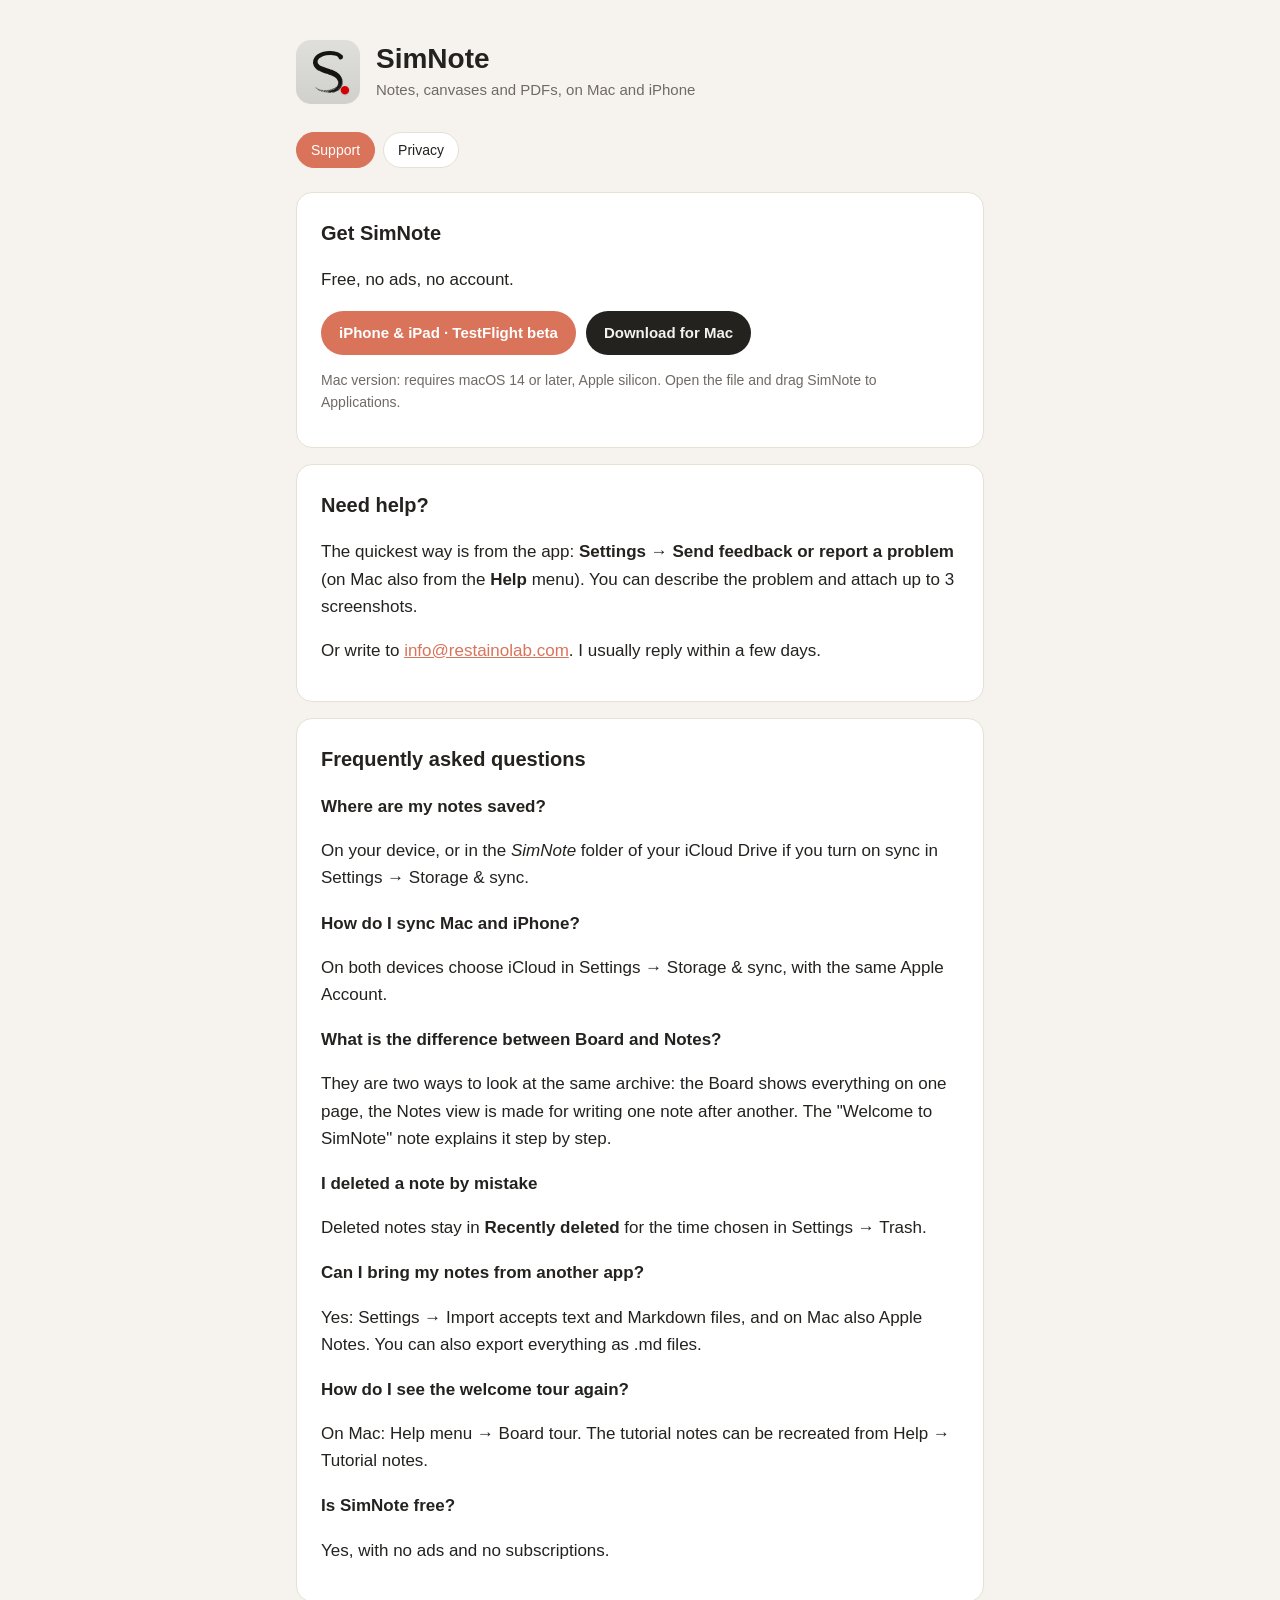
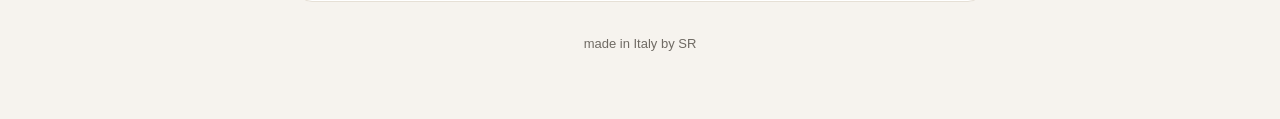
<file: index.html>
<!doctype html>
<html lang="en">
<head>
<meta charset="utf-8">
<meta name="viewport" content="width=device-width, initial-scale=1">
<title>SimNote · Support</title>
<link rel="icon" href="icon.png">
<link rel="stylesheet" href="style.css">
</head>
<body>
<main>
  <header>
    <img src="icon.png" alt="">
    <div>
      <h1>SimNote</h1>
      <p>Notes, canvases and PDFs, on Mac and iPhone</p>
    </div>
  </header>
  <nav>
    <a href="index.html" class="on">Support</a>
    <a href="privacy.html">Privacy</a>
  </nav>


  <section class="get">
    <h2>Get SimNote</h2>
    <p>Free, no ads, no account.</p>
    <p class="buttons"><a class="btn" href="https://testflight.apple.com/join/2Q2Vzb8V">iPhone &amp; iPad · TestFlight beta</a> <a class="btn alt" href="SimNote.dmg" download>Download for Mac</a></p>
    <p class="muted">Mac version: requires macOS 14 or later, Apple silicon. Open the file and drag SimNote to Applications.</p>
  </section>
  <section>
    <h2>Need help?</h2>
    <p>The quickest way is from the app: <strong>Settings → Send feedback or report a problem</strong> (on Mac also from the <strong>Help</strong> menu). You can describe the problem and attach up to 3 screenshots.</p>
    <p>Or write to <a href="mailto:info@restainolab.com">info@restainolab.com</a>. I usually reply within a few days.</p>
  </section>
  <section>
    <h2>Frequently asked questions</h2>
    <h3>Where are my notes saved?</h3>
    <p>On your device, or in the <em>SimNote</em> folder of your iCloud Drive if you turn on sync in Settings → Storage &amp; sync.</p>
    <h3>How do I sync Mac and iPhone?</h3>
    <p>On both devices choose iCloud in Settings → Storage &amp; sync, with the same Apple Account.</p>
    <h3>What is the difference between Board and Notes?</h3>
    <p>They are two ways to look at the same archive: the Board shows everything on one page, the Notes view is made for writing one note after another. The "Welcome to SimNote" note explains it step by step.</p>
    <h3>I deleted a note by mistake</h3>
    <p>Deleted notes stay in <strong>Recently deleted</strong> for the time chosen in Settings → Trash.</p>
    <h3>Can I bring my notes from another app?</h3>
    <p>Yes: Settings → Import accepts text and Markdown files, and on Mac also Apple Notes. You can also export everything as .md files.</p>
    <h3>How do I see the welcome tour again?</h3>
    <p>On Mac: Help menu → Board tour. The tutorial notes can be recreated from Help → Tutorial notes.</p>
    <h3>Is SimNote free?</h3>
    <p>Yes, with no ads and no subscriptions.</p>
  </section>

  <footer>made in Italy by SR</footer>
</main>
</body>
</html>
</file>
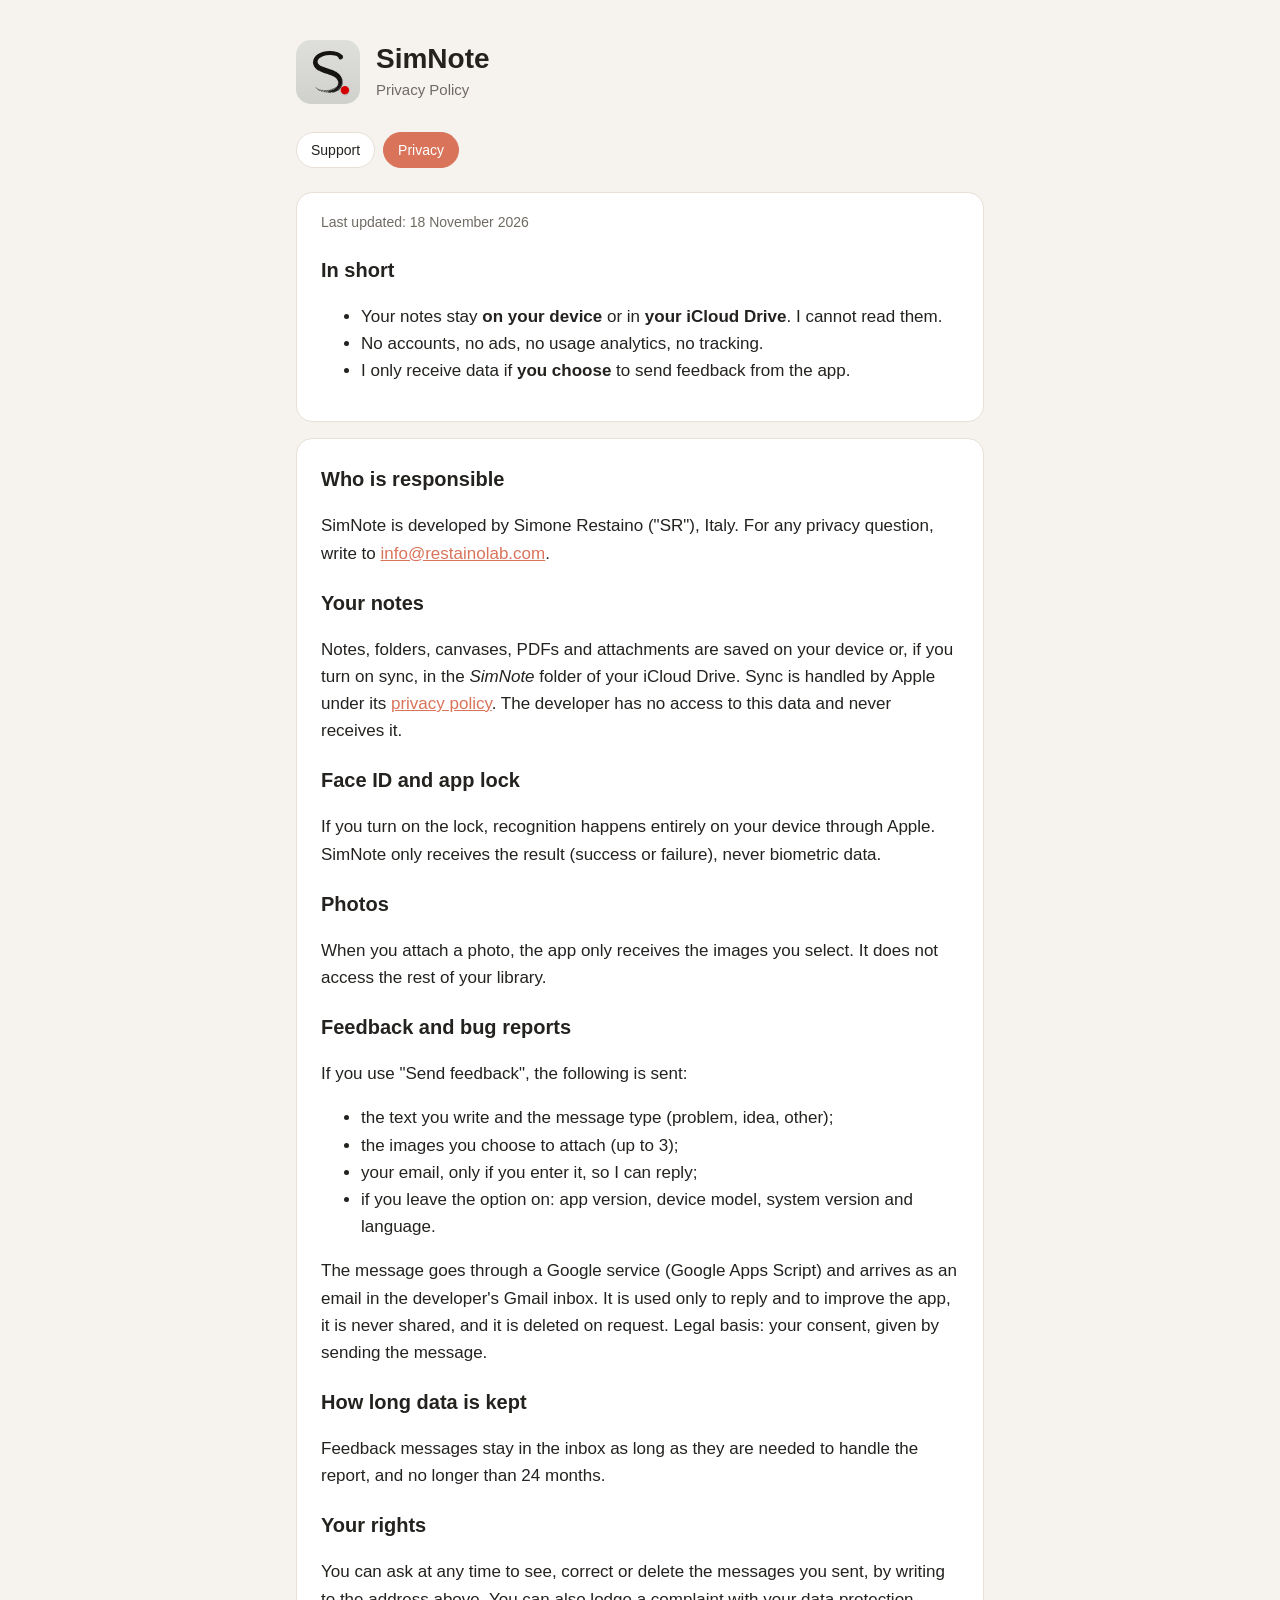
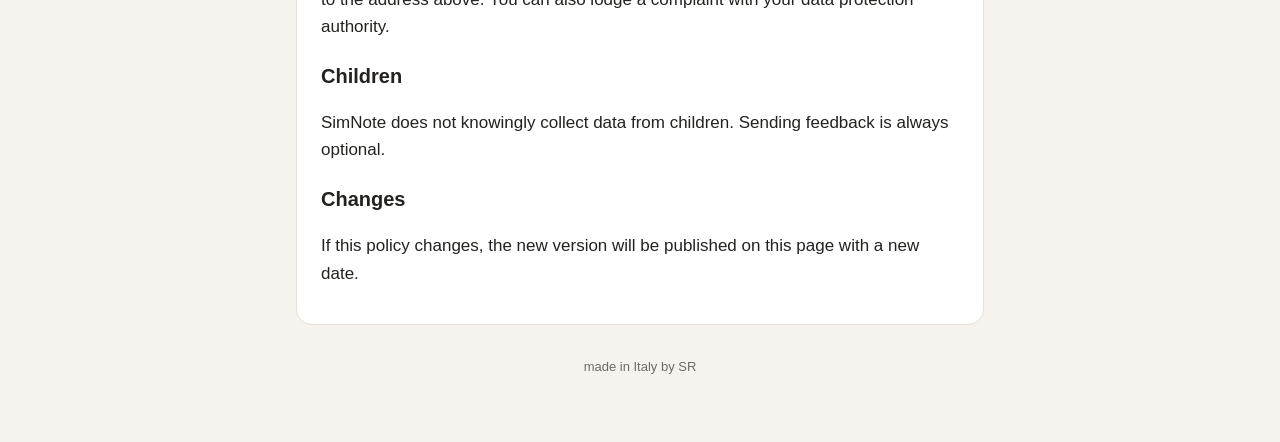
<file: privacy.html>
<!doctype html>
<html lang="en">
<head>
<meta charset="utf-8">
<meta name="viewport" content="width=device-width, initial-scale=1">
<title>SimNote · Privacy</title>
<link rel="icon" href="icon.png">
<link rel="stylesheet" href="style.css">
</head>
<body>
<main>
  <header>
    <img src="icon.png" alt="">
    <div>
      <h1>SimNote</h1>
      <p>Privacy Policy</p>
    </div>
  </header>
  <nav>
    <a href="index.html">Support</a>
    <a href="privacy.html" class="on">Privacy</a>
  </nav>


  <section>
    <p class="muted">Last updated: 18 November 2026</p>
    <h2>In short</h2>
    <ul>
      <li>Your notes stay <strong>on your device</strong> or in <strong>your iCloud Drive</strong>. I cannot read them.</li>
      <li>No accounts, no ads, no usage analytics, no tracking.</li>
      <li>I only receive data if <strong>you choose</strong> to send feedback from the app.</li>
    </ul>
  </section>
  <section>
    <h2>Who is responsible</h2>
    <p>SimNote is developed by Simone Restaino ("SR"), Italy. For any privacy question, write to <a href="mailto:info@restainolab.com">info@restainolab.com</a>.</p>

    <h2>Your notes</h2>
    <p>Notes, folders, canvases, PDFs and attachments are saved on your device or, if you turn on sync, in the <em>SimNote</em> folder of your iCloud Drive. Sync is handled by Apple under its <a href="https://www.apple.com/legal/privacy/">privacy policy</a>. The developer has no access to this data and never receives it.</p>

    <h2>Face ID and app lock</h2>
    <p>If you turn on the lock, recognition happens entirely on your device through Apple. SimNote only receives the result (success or failure), never biometric data.</p>

    <h2>Photos</h2>
    <p>When you attach a photo, the app only receives the images you select. It does not access the rest of your library.</p>

    <h2>Feedback and bug reports</h2>
    <p>If you use "Send feedback", the following is sent:</p>
    <ul>
      <li>the text you write and the message type (problem, idea, other);</li>
      <li>the images you choose to attach (up to 3);</li>
      <li>your email, only if you enter it, so I can reply;</li>
      <li>if you leave the option on: app version, device model, system version and language.</li>
    </ul>
    <p>The message goes through a Google service (Google Apps Script) and arrives as an email in the developer's Gmail inbox. It is used only to reply and to improve the app, it is never shared, and it is deleted on request. Legal basis: your consent, given by sending the message.</p>

    <h2>How long data is kept</h2>
    <p>Feedback messages stay in the inbox as long as they are needed to handle the report, and no longer than 24 months.</p>

    <h2>Your rights</h2>
    <p>You can ask at any time to see, correct or delete the messages you sent, by writing to the address above. You can also lodge a complaint with your data protection authority.</p>

    <h2>Children</h2>
    <p>SimNote does not knowingly collect data from children. Sending feedback is always optional.</p>

    <h2>Changes</h2>
    <p>If this policy changes, the new version will be published on this page with a new date.</p>
  </section>

  <footer>made in Italy by SR</footer>
</main>
</body>
</html>
</file>
<file: style.css>
:root {
  --bg: #f6f3ee; --card: #ffffff; --text: #24221f; --muted: #6f6a63;
  --line: #e6e0d6; --accent: #d9735a;
}
@media (prefers-color-scheme: dark) {
  :root { --bg: #15161a; --card: #1e2026; --text: #ece8e1; --muted: #a29d95; --line: #2c2f37; --accent: #f0957a; }
}
* { box-sizing: border-box; }
body {
  margin: 0; background: var(--bg); color: var(--text);
  font: 17px/1.6 -apple-system, BlinkMacSystemFont, "Segoe UI", Helvetica, Arial, sans-serif;
}
main { max-width: 720px; margin: 0 auto; padding: 40px 16px 64px; }
header { display: flex; align-items: center; gap: 16px; margin-bottom: 28px; }
header img { width: 64px; height: 64px; border-radius: 15px; }
header h1 { margin: 0; font-size: 28px; line-height: 1.2; }
header p { margin: 2px 0 0; color: var(--muted); font-size: 15px; }
nav { display: flex; gap: 8px; flex-wrap: wrap; margin-bottom: 24px; }
nav a, nav button {
  font: inherit; font-size: 14px; padding: 6px 14px; border-radius: 999px;
  border: 1px solid var(--line); background: var(--card); color: var(--text);
  text-decoration: none; cursor: pointer;
}
nav .on { background: var(--accent); border-color: var(--accent); color: #fff; }
section { background: var(--card); border: 1px solid var(--line); border-radius: 16px; padding: 4px 24px 20px; margin-bottom: 16px; }
h2 { font-size: 20px; margin: 20px 0 6px; }
h3 { font-size: 17px; margin: 18px 0 4px; }
p, li { color: var(--text); }
.muted { color: var(--muted); font-size: 14px; }
a { color: var(--accent); }
footer { text-align: center; color: var(--muted); font-size: 13px; margin-top: 32px; font-family: Arial, sans-serif; }

.buttons { display: flex; gap: 10px; flex-wrap: wrap; margin: 14px 0 6px; }
.btn { display: inline-block; padding: 10px 18px; border-radius: 999px; background: var(--accent); color: #fff; text-decoration: none; font-weight: 600; font-size: 15px; }
.btn.alt { background: var(--text); color: var(--bg); }
</file>
